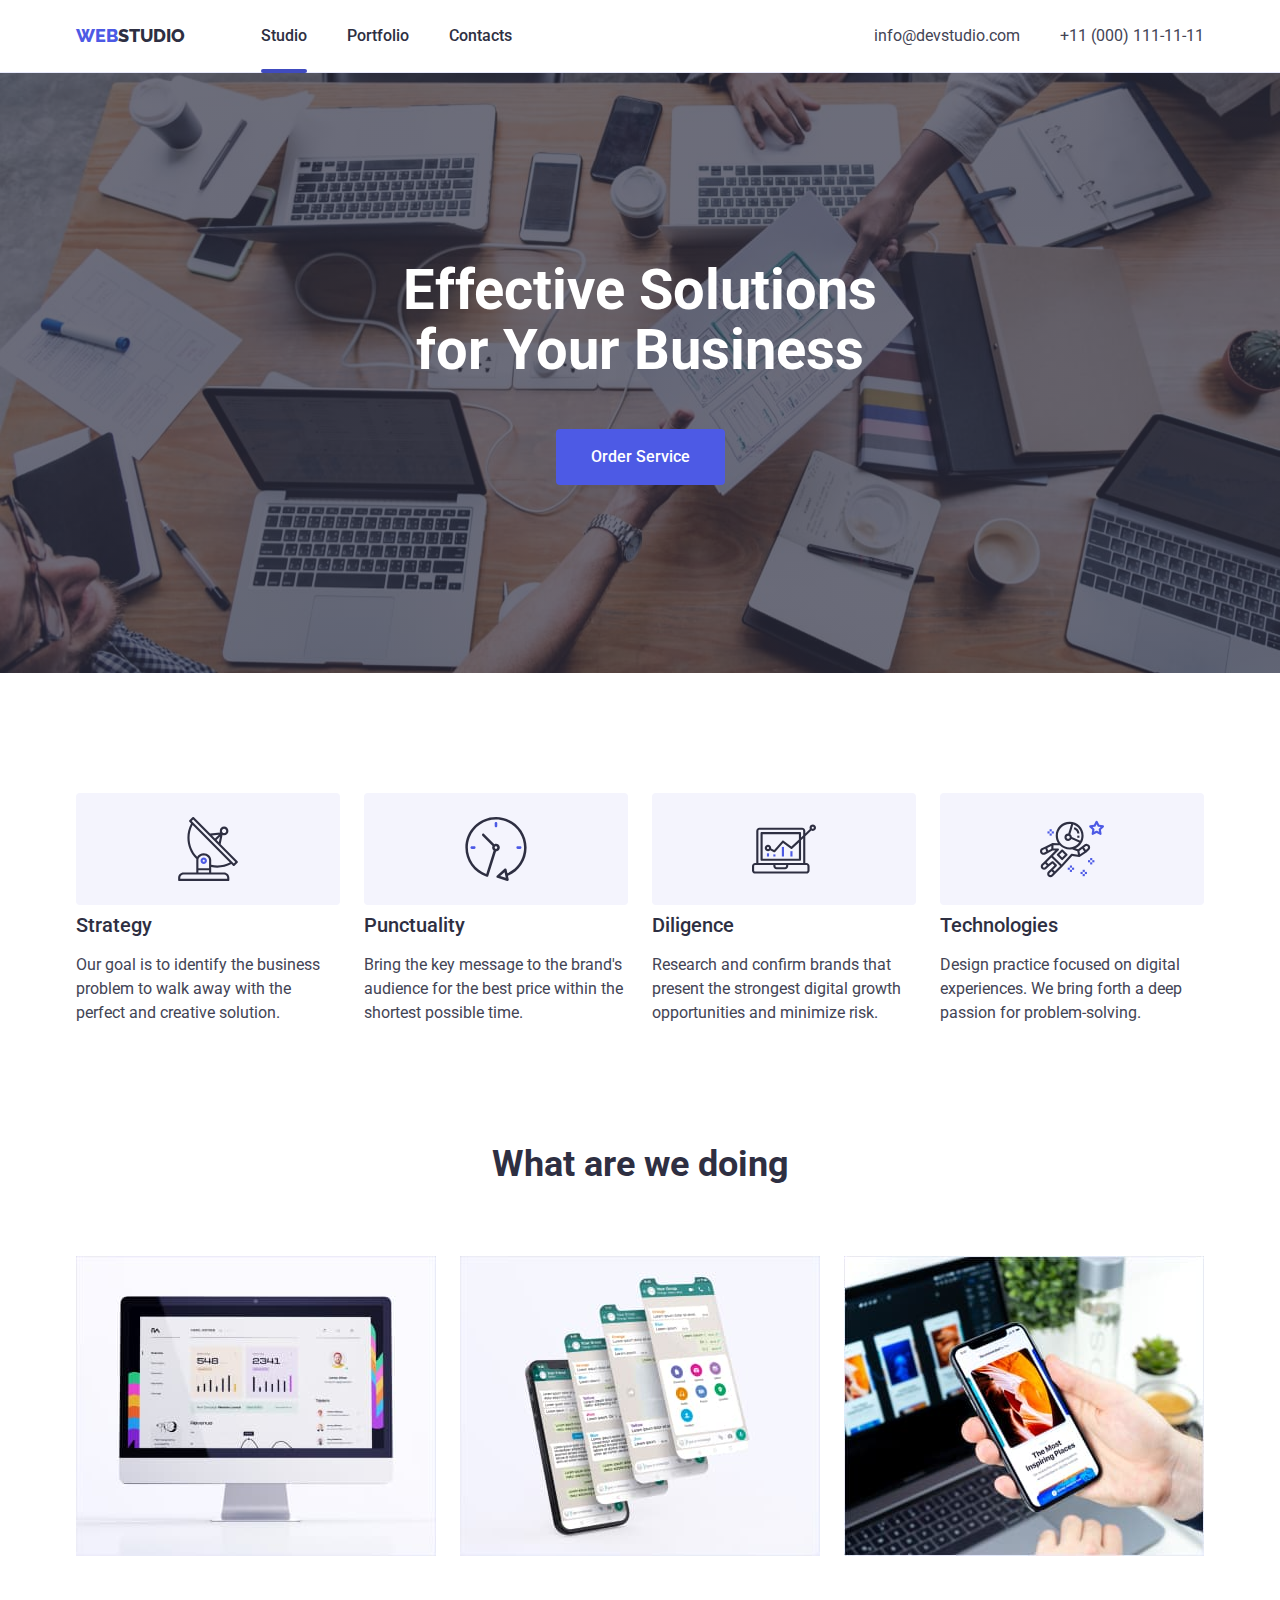
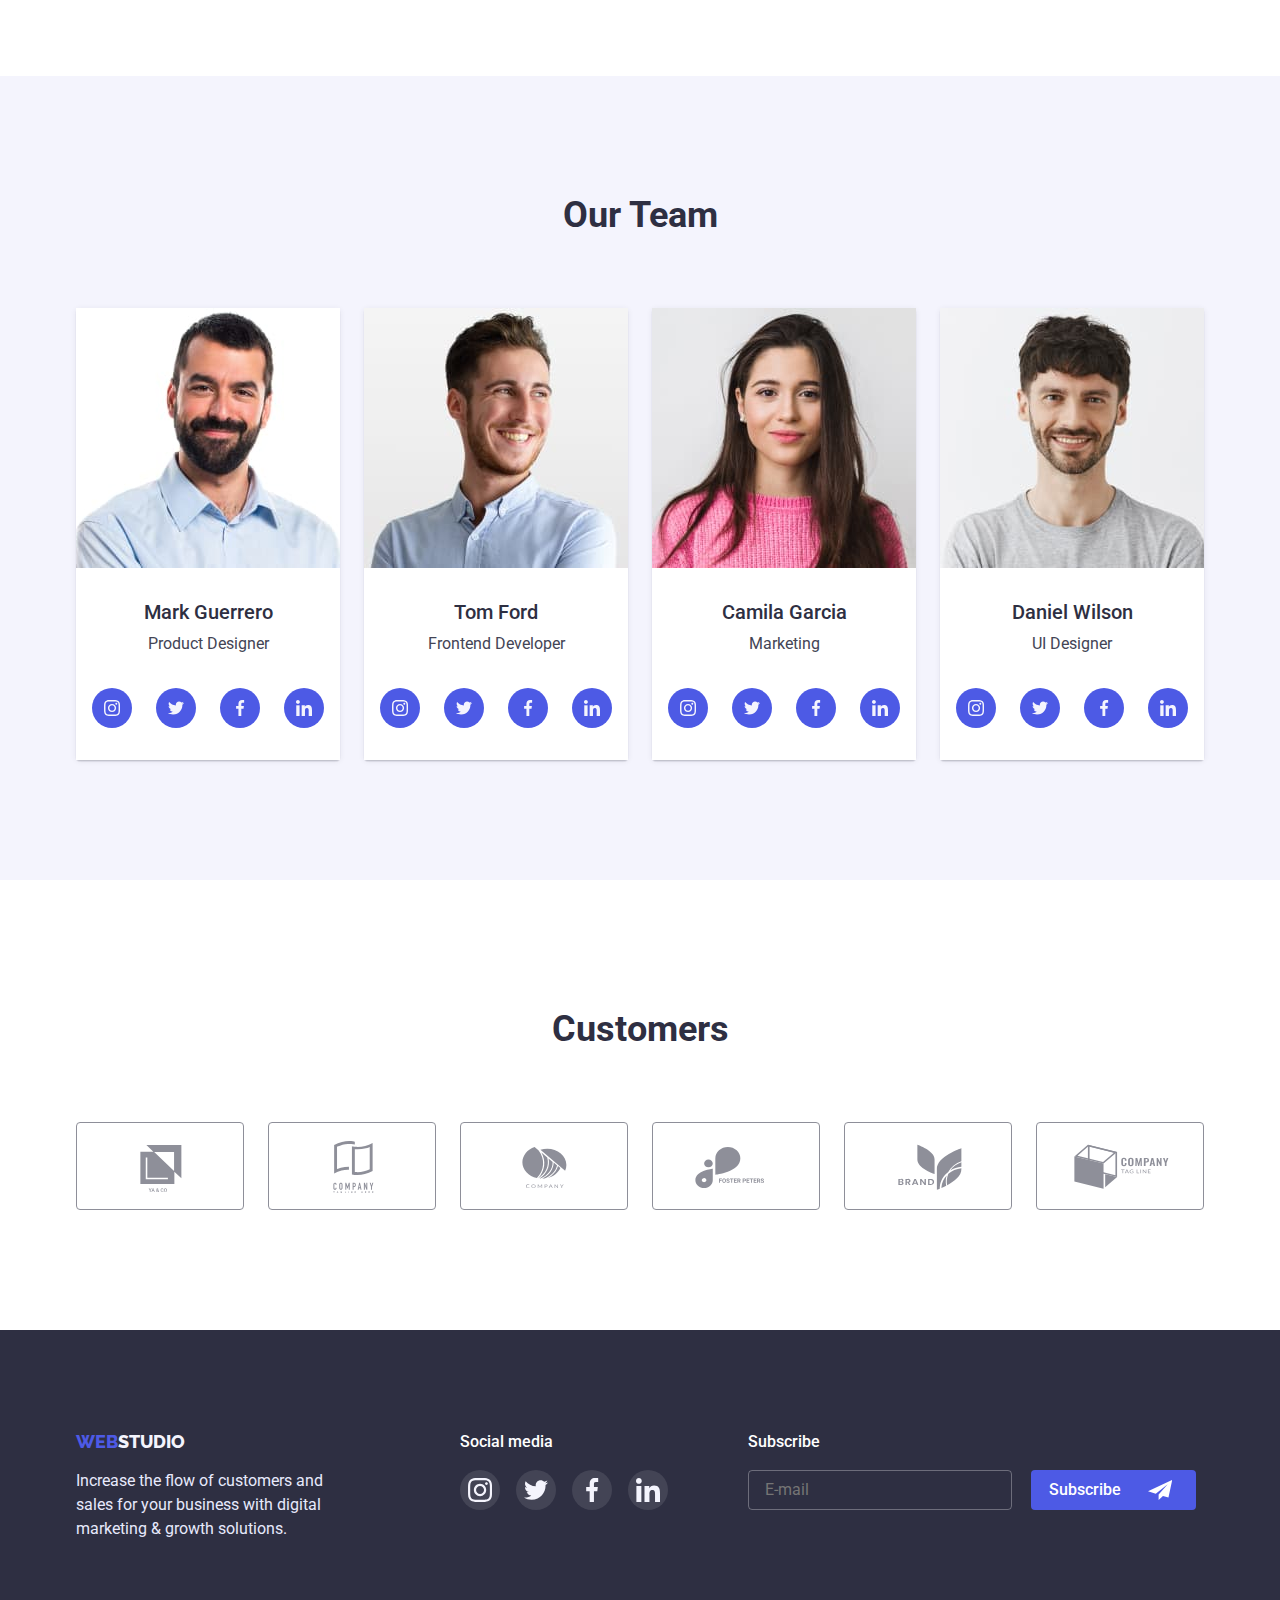
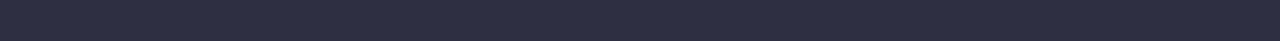
<file: index.html>
<!DOCTYPE html>
<html lang="en">
  <head>
    <meta charset="UTF-8" />
    <meta http-equiv="X-UA-Compatible" content="IE=edge" />
    <meta name="viewport" content="width=device-width, initial-scale=1.0" />
    <title>WebStudio</title>
    <!-- fonts -->
    <link rel="preconnect" href="https://fonts.googleapis.com" />
    <link rel="preconnect" href="https://fonts.gstatic.com" crossorigin />
    <link
      href="https://fonts.googleapis.com/css2?family=Raleway:wght@800&family=Roboto:wght@400;500;700;900&display=swap"
      rel="stylesheet"
    />
    <!--styles-->
    <link
      rel="stylesheet"
      href="https://cdn.jsdelivr.net/npm/modern-normalize@1.1.0/modern-normalize.min.css"
    />
    <link rel="stylesheet" href="./css/styles.css" />
  </head>
  <body>
    <header class="header">
      <div class="conteiner page-header-conteiner">
        <nav class="header-navigation">
          <a class="logo link" href="./index.html"
            ><span class="logo-Web">Web</span>Studio</a
          >
          <ul class="header-list list nav-conteiner">
            <li class="header-item link-studio">
              <a class="header-link link" href="./index.html">Studio</a>
            </li>
            <li class="header-item">
              <a class="header-link link" href="./portfolio.html">Portfolio</a>
            </li>
            <li class="header-item">
              <a class="header-link link" href="#">Contacts</a>
            </li>
          </ul>
        </nav>
        <address class="address">
          <ul class="address-list list">
            <li class="address-item">
              <a class="link address-link" href="mailto:info@devstudio.com"
                >info@devstudio.com</a
              >
            </li>
            <li class="address-item">
              <a class="link address-link" href="tel:+110001111111"
                >+11 (000) 111-11-11</a
              >
            </li>
          </ul>
        </address>
      </div>
    </header>
    <main>
      <section class="hero hero-img">
        <div class="conteiner hero-div">
          <h1 class="hero-title">Effective Solutions for Your Business</h1>
          <button class="button-hero" type="button" data-modal-open>
            Order Service
          </button>
        </div>
      </section>
      <section class="features">
        <div class="conteiner">
          <h2 class="visually-hidden">features</h2>
          <ul class="features-list list">
            <li class="features-item">
              <div class="features-item-icon">
                <svg class="features-icon">
                  <use href="./images/sprite.svg#icon-strategy"></use>
                </svg>
              </div>
              <h3 class="text-features-title">Strategy</h3>
              <p class="text-features-p">
                Our goal is to identify the business problem to walk away with
                the perfect and creative solution.
              </p>
            </li>
            <li class="features-item">
              <div class="features-item-icon">
                <svg class="features-icon">
                  <use href="./images/sprite.svg#icon-punctuality"></use>
                </svg>
              </div>
              <h3 class="text-features-title">Punctuality</h3>
              <p class="text-features-p">
                Bring the key message to the brand's audience for the best price
                within the shortest possible time.
              </p>
            </li>
            <li class="features-item">
              <div class="features-item-icon">
                <svg class="features-icon">
                  <use href="./images/sprite.svg#icon-diligence"></use>
                </svg>
              </div>
              <h3 class="text-features-title">Diligence</h3>
              <p class="text-features-p">
                Research and confirm brands that present the strongest digital
                growth opportunities and minimize risk.
              </p>
            </li>
            <li class="features-item">
              <div class="features-item-icon">
                <svg class="features-icon">
                  <use href="./images/sprite.svg#icon-technologies"></use>
                </svg>
              </div>
              <h3 class="text-features-title">Technologies</h3>
              <p class="text-features-p">
                Design practice focused on digital experiences. We bring forth a
                deep passion for problem-solving.
              </p>
            </li>
          </ul>
        </div>
      </section>
      <section class="what-are">
        <div class="conteiner">
          <h2 class="text-what-are">What are we doing</h2>
          <ul class="what-are-list list">
            <li class="what-are-item">
              <img
                src="./images/desktop-software.jpg"
                alt="desktop_software"
                width="360"
                height="300"
              />
            </li>
            <li class="what-are-item">
              <img
                src="./images/smartphone-software.jpg"
                alt="smartphone software"
                width="360"
                height="300"
              />
            </li>
            <li class="what-are-item">
              <img
                src="./images/smartphon-in-hand.jpg"
                alt="smartphone in hand"
                width="360"
                height="300"
              />
            </li>
          </ul>
        </div>
      </section>
      <section class="section-our-team">
        <div class="conteiner">
          <h2 class="text-our-team">Our Team</h2>

          <ul class="our-team-list list">
            <li class="our-team-item">
              <img
                src="./images/Mark-Guerrero.jpg"
                alt="Mark Guerrero"
                width="264"
                height="260"
              />
              <div class="our-team-text">
                <h3 class="our-team-title">Mark Guerrero</h3>
                <p class="our-team-p">Product Designer</p>
                <ul class="our-team-footer-list list">
                  <li class="our-team-footer-item link">
                    <a class="our-team-footer-list-link" href="#">
                      <svg class="our-team-footer-icon">
                        <use href="./images/sprite.svg#icon-instagram"></use>
                      </svg>
                    </a>
                  </li>
                  <li class="our-team-footer-item link">
                    <a class="our-team-footer-list-link" href="#">
                      <svg class="our-team-footer-icon">
                        <use href="./images/sprite.svg#icon-twitter"></use>
                      </svg>
                    </a>
                  </li>
                  <li class="our-team-footer-item link">
                    <a class="our-team-footer-list-link" href="#">
                      <svg class="our-team-footer-icon">
                        <use href="./images/sprite.svg#icon-facebook"></use>
                      </svg>
                    </a>
                  </li>
                  <li class="our-team-footer-item link">
                    <a class="our-team-footer-list-link" href="#">
                      <svg class="our-team-footer-icon">
                        <use href="./images/sprite.svg#icon-linkedin"></use>
                      </svg>
                    </a>
                  </li>
                </ul>
              </div>
            </li>
            <li class="our-team-item">
              <img
                src="./images/Tom-Ford.jpg"
                alt="Frontend Developer"
                width="264"
                height="260"
              />
              <div class="our-team-text">
                <h3 class="our-team-title">Tom Ford</h3>
                <p class="our-team-p">Frontend Developer</p>
                <ul class="our-team-footer-list list">
                  <li class="our-team-footer-item link">
                    <a class="our-team-footer-list-link" href="#">
                      <svg class="our-team-footer-icon">
                        <use href="./images/sprite.svg#icon-instagram"></use>
                      </svg>
                    </a>
                  </li>
                  <li class="our-team-footer-item link">
                    <a class="our-team-footer-list-link" href="#">
                      <svg class="our-team-footer-icon">
                        <use href="./images/sprite.svg#icon-twitter"></use>
                      </svg>
                    </a>
                  </li>
                  <li class="our-team-footer-item link">
                    <a class="our-team-footer-list-link" href="#">
                      <svg class="our-team-footer-icon">
                        <use href="./images/sprite.svg#icon-facebook"></use>
                      </svg>
                    </a>
                  </li>
                  <li class="our-team-footer-item link">
                    <a class="our-team-footer-list-link" href="#">
                      <svg class="our-team-footer-icon">
                        <use href="./images/sprite.svg#icon-linkedin"></use>
                      </svg>
                    </a>
                  </li>
                </ul>
              </div>
            </li>
            <li class="our-team-item">
              <img
                src="./images/Camila-Garcia.jpg"
                alt="Camila Garcia"
                width="264"
                height="260"
              />
              <div class="our-team-text">
                <h3 class="our-team-title">Camila Garcia</h3>
                <p class="our-team-p">Marketing</p>
                <ul class="our-team-footer-list list">
                  <li class="our-team-footer-item link">
                    <a class="our-team-footer-list-link" href="#">
                      <svg class="our-team-footer-icon">
                        <use href="./images/sprite.svg#icon-instagram"></use>
                      </svg>
                    </a>
                  </li>
                  <li class="our-team-footer-item link">
                    <a class="our-team-footer-list-link" href="#">
                      <svg class="our-team-footer-icon">
                        <use href="./images/sprite.svg#icon-twitter"></use>
                      </svg>
                    </a>
                  </li>
                  <li class="our-team-footer-item link">
                    <a class="our-team-footer-list-link" href="#">
                      <svg class="our-team-footer-icon">
                        <use href="./images/sprite.svg#icon-facebook"></use>
                      </svg>
                    </a>
                  </li>
                  <li class="our-team-footer-item link">
                    <a class="our-team-footer-list-link" href="#">
                      <svg class="our-team-footer-icon">
                        <use href="./images/sprite.svg#icon-linkedin"></use>
                      </svg>
                    </a>
                  </li>
                </ul>
              </div>
            </li>
            <li class="our-team-item">
              <img
                src="./images/Daniel-Wilson.jpg"
                alt="Daniel Wilson"
                width="264"
                height="260"
              />
              <div class="our-team-text">
                <h3 class="our-team-title">Daniel Wilson</h3>
                <p class="our-team-p">UI Designer</p>
                <ul class="our-team-footer-list list">
                  <li class="our-team-footer-item link">
                    <a class="our-team-footer-list-link" href="#">
                      <svg class="our-team-footer-icon">
                        <use href="./images/sprite.svg#icon-instagram"></use>
                      </svg>
                    </a>
                  </li>
                  <li class="our-team-footer-item link">
                    <a class="our-team-footer-list-link" href="#">
                      <svg class="our-team-footer-icon">
                        <use href="./images/sprite.svg#icon-twitter"></use>
                      </svg>
                    </a>
                  </li>
                  <li class="our-team-footer-item link">
                    <a class="our-team-footer-list-link" href="#">
                      <svg class="our-team-footer-icon">
                        <use href="./images/sprite.svg#icon-facebook"></use>
                      </svg>
                    </a>
                  </li>
                  <li class="our-team-footer-item link">
                    <a class="our-team-footer-list-link" href="#">
                      <svg class="our-team-footer-icon">
                        <use href="./images/sprite.svg#icon-linkedin"></use>
                      </svg>
                    </a>
                  </li>
                </ul>
              </div>
            </li>
          </ul>
        </div>
      </section>
      <section class="customers">
        <div class="conteiner">
          <h3 class="customers-title">Customers</h3>
          <ul class="coustomers-list list">
            <li class="coustomers-items link">
              <a class="coustomers-items-link" href="#">
                <svg class="coustomers-items-icon">
                  <use href="./images/sprite.svg#icon-yaco"></use>
                </svg>
              </a>
            </li>
            <li class="coustomers-items">
              <a class="coustomers-items-link" href="#">
                <svg class="coustomers-items-icon">
                  <use href="./images/sprite.svg#icon-company-tagline"></use>
                </svg>
              </a>
            </li>
            <li class="coustomers-items link">
              <a class="coustomers-items-link" href=""
                ><svg class="coustomers-items-icon">
                  <use href="./images/sprite.svg#icon-company"></use>
                </svg>
              </a>
            </li>
            <li class="coustomers-items link">
              <a class="coustomers-items-link" href=""
                ><svg class="coustomers-items-icon">
                  <use href="./images/sprite.svg#icon-foster"></use>
                </svg>
              </a>
            </li>
            <li class="coustomers-items link">
              <a class="coustomers-items-link" href="">
                <svg class="coustomers-items-icon">
                  <use href="./images/sprite.svg#icon-brend"></use>
                </svg>
              </a>
            </li>
            <li class="coustomers-items link">
              <a class="coustomers-items-link" href="">
                <svg class="coustomers-items-icon">
                  <use href="./images/sprite.svg#icon-company-tag"></use>
                </svg>
              </a>
            </li>
          </ul>
        </div>
      </section>
    </main>
    <footer class="footer">
      <div class="conteiner footer-div">
        <div>
          <div class="logo-web-footer">
            <a class="logo" href="./index.html"
              ><span class="logo-Web">Web</span
              ><span class="logo-footer-studio">Studio</span>
            </a>
          </div>

          <p class="footer-text">
            Increase the flow of customers and sales for your business with
            digital marketing & growth solutions.
          </p>
        </div>

        <div class="footer-text-social">
          <h3 class="text-footer-social">Social media</h3>
          <ul class="footer-social-list list">
            <li class="footer-social-link">
              <a class="footer-social-list-link" href="">
                <svg class="our-team-footer-icon-grean">
                  <use href="./images/sprite.svg#icon-instagram"></use>
                </svg>
              </a>
            </li>
            <li class="footer-social-link">
              <a class="footer-social-list-link" href="">
                <svg class="our-team-footer-icon-grean">
                  <use href="./images/sprite.svg#icon-twitter"></use>
                </svg>
              </a>
            </li>
            <li class="footer-social-link">
              <a class="footer-social-list-link" href="">
                <svg class="our-team-footer-icon-grean">
                  <use href="./images/sprite.svg#icon-facebook"></use>
                </svg>
              </a>
            </li>
            <li class="footer-social-link">
              <a class="footer-social-list-link" href="">
                <svg class="our-team-footer-icon-grean">
                  <use href="./images/sprite.svg#icon-linkedin"></use>
                </svg>
              </a>
            </li>
          </ul>
        </div>
        <div>
          <form class="footer-form">
            <p class="footer-form-title">Subscribe</p>
            <label class="footer-form-field">
              <input
                type="email"
                name="user-email"
                class="footer-form-imput"
                pattern="[a-z0-9._%+-]+@[a-z0-9.-]+\.[a-z]{2,4}$"
                placeholder="E-mail"
              />
            </label>
            <span class="footer-form-input-wraper">
              <button type="submit" class="footer-form-submit">
                Subscribe
              </button>
              <svg class="footer-form-input-icon">
                <use href="./images/sprite.svg#icon-icon-send"></use>
              </svg>
            </span>
          </form>
        </div>
      </div>
    </footer>
    <div class="backdrop is-hidden" data-modal>
      <div class="modal">
        <button type="button" class="modal-close-btn" data-modal-close>
          <svg class="modal-close-btn-icon">
            <use href="./images/sprite.svg#icon-cross"></use>
          </svg>
        </button>
        <form class="modal-form">
          <p class="modal-form-title">
            Leave your contacts and we will call you back
          </p>
          <label class="modal-form-field">
            <span class="modal-form-input-desc">Name</span>
            <span class="modal-form-input-wraper">
              <input
                type="text"
                name="user-name"
                class="modal-form-imput"
                required
                pattern="^[a-zA-ZР°-СЏРђ-РЇР‡С—С–Р†]+$"
                minlength="2"
              />
              <svg class="modal-form-input-icon">
                <use href="./images/sprite.svg#icon-person-black"></use>
              </svg>
            </span>
          </label>
          <label class="modal-form-field">
            <span class="modal-form-input-desc">Phone</span>
            <span class="modal-form-input-wraper">
              <input
                type="tel"
                name="user-phone"
                class="modal-form-imput"
                required
                pattern="[0-9]{3}-[0-9]{3}-[0-9]{2}-[0-9]{2}"
                title="xxx-xxx-xx-xx"
              />
              <svg class="modal-form-input-icon">
                <use href="./images/sprite.svg#icon-phone-black"></use>
              </svg>
            </span>
          </label>
          <label class="modal-form-field">
            <span class="modal-form-input-desc">Email</span>
            <span class="modal-form-input-wraper">
              <input
                type="email"
                name="user-email"
                class="modal-form-imput"
                pattern="[a-z0-9._%+-]+@[a-z0-9.-]+\.[a-z]{2,4}$"
              />
              <svg class="modal-form-input-icon">
                <use href="./images/sprite.svg#icon-email-black"></use>
              </svg>
            </span>
          </label>
          <label class="modal-form-field">
            <span class="modal-form-input-desc">Comment</span>
            <textarea
              name="user-message"
              class="modal-form-message"
              placeholder="Text input"
            ></textarea>
          </label>
          <input
            id="user-policy"
            type="checkbox"
            name="user-policy"
            class="modal-form-check visually-hidden"
          />
          <label for="user-policy" class="modal-form-check-desc">
            I accsept the terms and conditions of the&nbsp;
            <a href="">Privacy Policy</a>
          </label>
          <button type="submit" class="modal-form-submit">Send</button>
        </form>
      </div>
    </div>
    <script src="./js/modal.js"></script>
  </body>
</html>
</file>
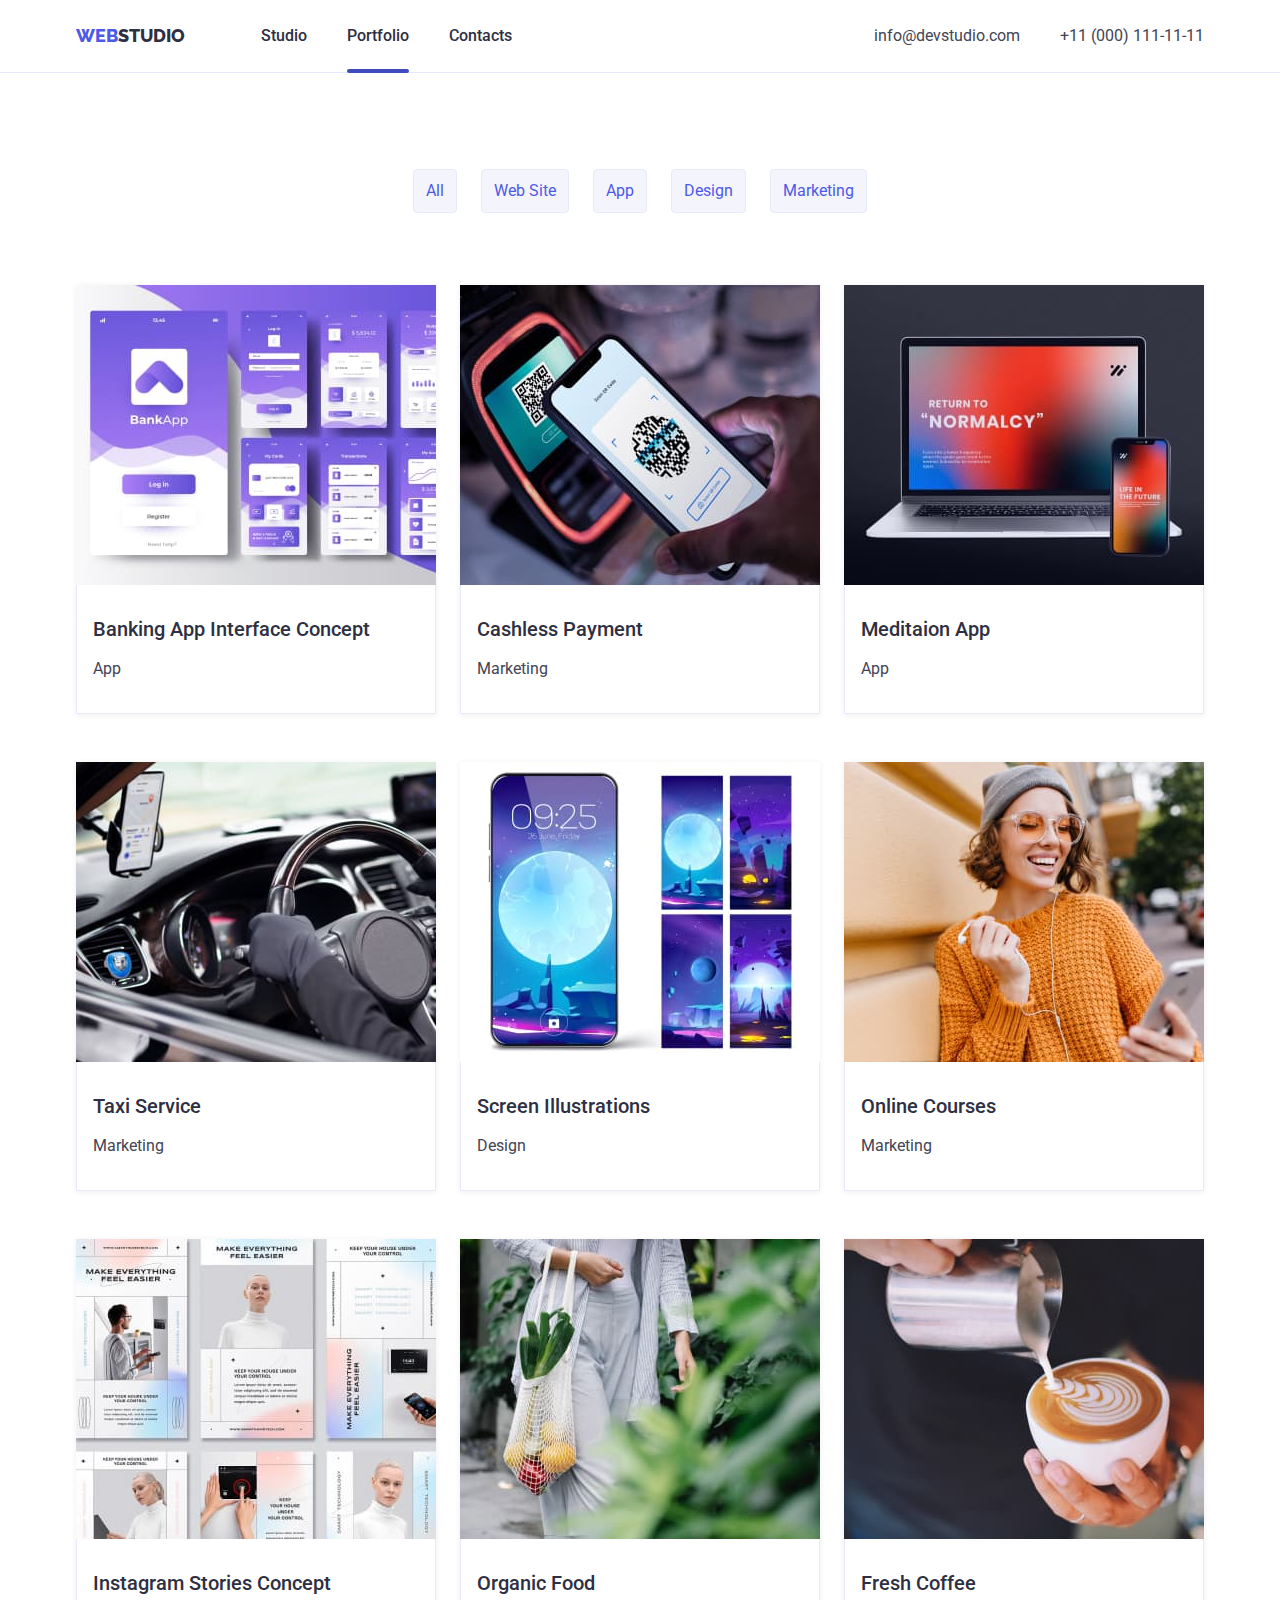
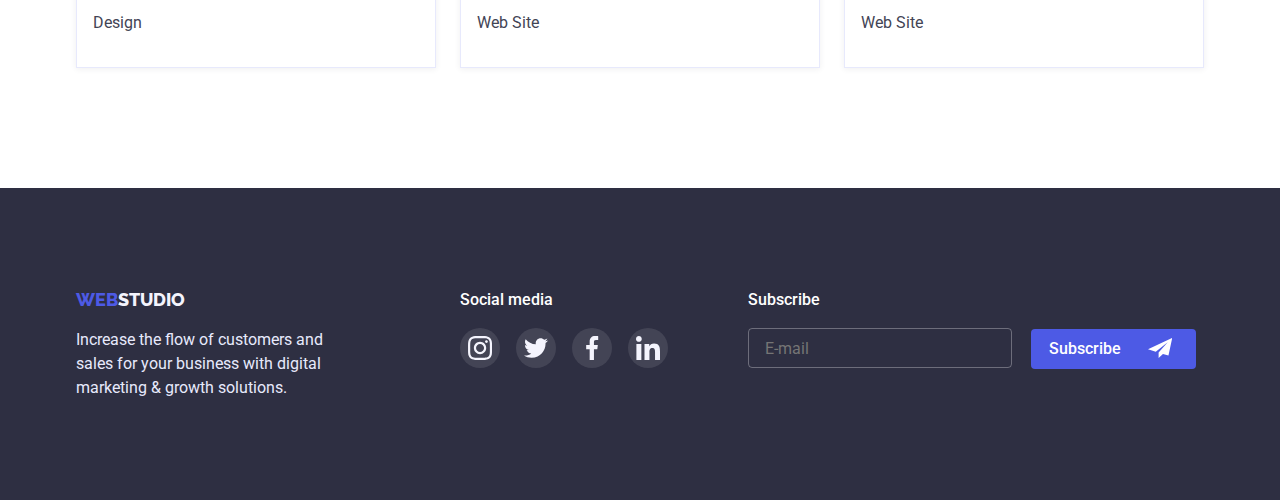
<file: portfolio.html>
<!DOCTYPE html>
<html lang="en">
  <head>
    <meta charset="UTF-8" />
    <meta http-equiv="X-UA-Compatible" content="IE=edge" />
    <meta name="viewport" content="width=device-width, initial-scale=1.0" />
    <title>Portfolio</title>
    <!-- fonts -->
    <link rel="preconnect" href="https://fonts.googleapis.com" />
    <link rel="preconnect" href="https://fonts.gstatic.com" crossorigin />
    <link
      href="https://fonts.googleapis.com/css2?family=Raleway:wght@800&family=Roboto:wght@400;500;700;900&display=swap"
      rel="stylesheet"
    />
    <!--styles-->
    <link
      rel="stylesheet"
      href="https://cdn.jsdelivr.net/npm/modern-normalize@1.1.0/modern-normalize.min.css"
    />
    <link rel="stylesheet" href="./css/styles.css" />
  </head>
  <body>
    <header class="header">
      <div class="conteiner page-header-conteiner">
        <nav class="header-navigation">
          <a class="logo link" href="./index.html"
            ><span class="logo-Web">Web</span>Studio</a
          >
          <ul class="header-list list nav-conteiner">
            <li class="header-item">
              <a class="header-link link" href="./index.html">Studio</a>
            </li>
            <li class="header-item link-studio">
              <a class="header-link link" href="./portfolio.html">Portfolio</a>
            </li>
            <li class="header-item">
              <a class="header-link link" href="#">Contacts</a>
            </li>
          </ul>
        </nav>
        <address class="address">
          <ul class="address-list list">
            <li class="address-item">
              <a class="link address-link" href="mailto:info@devstudio.com"
                >info@devstudio.com</a
              >
            </li>
            <li class="address-item">
              <a class="link address-link" href="tel:+110001111111"
                >+11 (000) 111-11-11</a
              >
            </li>
          </ul>
        </address>
      </div>
    </header>
    <main>
      <section class="portfolio">
        <div class="conteiner">
          <h1 class="visually-hidden">filter</h1>

          <ul class="button-portfolio-list list">
            <li class="button-portfolio-item">
              <button type="button">All</button>
            </li>
            <li class="button-portfolio-item">
              <button type="button">Web Site</button>
            </li>
            <li class="button-portfolio-item">
              <button type="button">App</button>
            </li>
            <li class="button-portfolio-item">
              <button type="button">Design</button>
            </li>
            <li class="button-portfolio-item">
              <button type="button">Marketing</button>
            </li>
          </ul>

          <h2 class="visually-hidden">portfolio elements</h2>
          <ul class="flex-conteiner list">
            <li class="flex-element">
              <a class="portfolio-list-link-wrapper link" href="#"
                ><div class="portfolio-list-img-wrapper">
                  <img
                    src="./images/img-1-BankingAppInterfaceConcept.jpg"
                    alt="Banking App Interface Concept"
                    width="360"
                    height="300"
                  />
                  <p class="overley">
                    14 Stylish and User-Friendly App Design Concepts · Task
                    Manager App · Calorie Tracker App · Exotic Fruit Ecommerce
                    App · Cloud Storage App
                  </p>
                </div>
                <div class="flex-element-text">
                  <h3 class="text-features-title link">
                    Banking App Interface Concept
                  </h3>
                  <p class="text-features-p">App</p>
                </div></a
              >
            </li>
            <li class="flex-element">
              <a class="portfolio-list-link-wrapper link" href="#"
                ><div class="portfolio-list-img-wrapper">
                  <img
                    src="./images/img-2-CashlessPayment.jpg"
                    alt="Cashless Payment"
                    width="360"
                    height="300"
                  />

                  <p class="overley">
                    14 Stylish and User-Friendly App Design Concepts · Task
                    Manager App · Calorie Tracker App · Exotic Fruit Ecommerce
                    App · Cloud Storage App
                  </p>
                </div>
                <div class="flex-element-text">
                  <h3 class="text-features-title">Cashless Payment</h3>
                  <p class="text-features-p">Marketing</p>
                </div></a
              >
            </li>
            <li class="flex-element">
              <a class="portfolio-list-link-wrapper link" href="#">
                <div class="portfolio-list-img-wrapper">
                  <img
                    src="./images/img-3-MeditaionApp.jpg"
                    alt="Meditaion App"
                    width="360"
                    height="300"
                  />

                  <p class="overley">
                    14 Stylish and User-Friendly App Design Concepts · Task
                    Manager App · Calorie Tracker App · Exotic Fruit Ecommerce
                    App · Cloud Storage App
                  </p>
                </div>

                <div class="flex-element-text">
                  <h3 class="text-features-title">Meditaion App</h3>
                  <p class="text-features-p">App</p>
                </div></a
              >
            </li>
            <li class="flex-element">
              <a class="portfolio-list-link-wrapper link" href="#">
                <div class="portfolio-list-img-wrapper">
                  <img
                    src="./images/img-4-TaxiService.jpg"
                    alt="Taxi Service"
                    width="360"
                    height="300"
                  />
                  <p class="overley">
                    14 Stylish and User-Friendly App Design Concepts · Task
                    Manager App · Calorie Tracker App · Exotic Fruit Ecommerce
                    App · Cloud Storage App
                  </p>
                </div>
                <div class="flex-element-text">
                  <h3 class="text-features-title">Taxi Service</h3>
                  <p class="text-features-p">Marketing</p>
                </div></a
              >
            </li>
            <li class="flex-element">
              <a class="portfolio-list-link-wrapper link" href="#">
                <div class="portfolio-list-img-wrapper">
                  <img
                    src="./images/img-5-ScreenIllustrations.jpg"
                    alt="Screen Illustrations"
                    width="360"
                    height="300"
                  />
                  <p class="overley">
                    14 Stylish and User-Friendly App Design Concepts · Task
                    Manager App · Calorie Tracker App · Exotic Fruit Ecommerce
                    App · Cloud Storage App
                  </p>
                </div>
                <div class="flex-element-text">
                  <h3 class="text-features-title">Screen Illustrations</h3>
                  <p class="text-features-p">Design</p>
                </div></a
              >
            </li>
            <li class="flex-element">
              <a class="portfolio-list-link-wrapper link" href="#">
                <div class="portfolio-list-img-wrapper">
                  <img
                    src="./images/img-6-OnlineCourses.jpg"
                    alt="Online Courses"
                    width="360"
                    height="300"
                  />
                  <p class="overley">
                    14 Stylish and User-Friendly App Design Concepts · Task
                    Manager App · Calorie Tracker App · Exotic Fruit Ecommerce
                    App · Cloud Storage App
                  </p>
                </div>
                <div class="flex-element-text">
                  <h3 class="text-features-title">Online Courses</h3>
                  <p class="text-features-p">Marketing</p>
                </div></a
              >
            </li>
            <li class="flex-element">
              <a class="portfolio-list-link-wrapper link" href="#">
                <div class="portfolio-list-img-wrapper">
                  <img
                    src="./images/img-7-InstagramStoriesConcept.jpg"
                    alt="Instagram Stories Concept"
                    width="360"
                    height="300"
                  />
                  <p class="overley">
                    14 Stylish and User-Friendly App Design Concepts · Task
                    Manager App · Calorie Tracker App · Exotic Fruit Ecommerce
                    App · Cloud Storage App
                  </p>
                </div>
                <div class="flex-element-text">
                  <h3 class="text-features-title">Instagram Stories Concept</h3>
                  <p class="text-features-p">Design</p>
                </div></a
              >
            </li>
            <li class="flex-element">
              <a class="portfolio-list-link-wrapper link" href="#">
                <div class="portfolio-list-img-wrapper">
                  <img
                    src="./images/img-8-OrganicFood.jpg"
                    alt="Organic Food"
                    width="360"
                    height="300"
                  />
                  <p class="overley">
                    14 Stylish and User-Friendly App Design Concepts · Task
                    Manager App · Calorie Tracker App · Exotic Fruit Ecommerce
                    App · Cloud Storage App
                  </p>
                </div>
                <div class="flex-element-text">
                  <h3 class="text-features-title">Organic Food</h3>
                  <p class="text-features-p">Web Site</p>
                </div></a
              >
            </li>
            <li class="flex-element">
              <a class="portfolio-list-link-wrapper link" href="#">
                <div class="portfolio-list-img-wrapper">
                  <img
                    src="./images/img-9-FreshCoffee.jpg"
                    alt="Fresh Coffee"
                    width="360"
                    height="300"
                  />
                  <p class="overley">
                    14 Stylish and User-Friendly App Design Concepts · Task
                    Manager App · Calorie Tracker App · Exotic Fruit Ecommerce
                    App · Cloud Storage App
                  </p>
                </div>
                <div class="flex-element-text">
                  <h3 class="text-features-title">Fresh Coffee</h3>
                  <p class="text-features-p">Web Site</p>
                </div></a
              >
            </li>
          </ul>
        </div>
      </section>
    </main>
    <footer class="footer">
      <div class="conteiner footer-div">
        <div>
          <div class="logo-web-footer">
            <a class="logo" href="./index.html"
              ><span class="logo-Web">Web</span
              ><span class="logo-footer-studio">Studio</span>
            </a>
          </div>

          <p class="footer-text">
            Increase the flow of customers and sales for your business with
            digital marketing & growth solutions.
          </p>
        </div>

        <div class="footer-text-social">
          <h3 class="text-footer-social">Social media</h3>
          <ul class="footer-social-list list">
            <li class="footer-social-link">
              <a class="footer-social-list-link" href="">
                <svg class="our-team-footer-icon-grean">
                  <use href="./images/sprite.svg#icon-instagram"></use>
                </svg>
              </a>
            </li>
            <li class="footer-social-link">
              <a class="footer-social-list-link" href="">
                <svg class="our-team-footer-icon-grean">
                  <use href="./images/sprite.svg#icon-twitter"></use>
                </svg>
              </a>
            </li>
            <li class="footer-social-link">
              <a class="footer-social-list-link" href="">
                <svg class="our-team-footer-icon-grean">
                  <use href="./images/sprite.svg#icon-facebook"></use>
                </svg>
              </a>
            </li>
            <li class="footer-social-link">
              <a class="footer-social-list-link" href="">
                <svg class="our-team-footer-icon-grean">
                  <use href="./images/sprite.svg#icon-linkedin"></use>
                </svg>
              </a>
            </li>
          </ul>
        </div>
        <div>
          <form class="footer-form">
            <p class="footer-form-title">Subscribe</p>
            <label class="footer-form-field">
              <input
                type="email"
                name="user-email"
                class="footer-form-imput"
                pattern="[a-z0-9._%+-]+@[a-z0-9.-]+\.[a-z]{2,4}$"
                placeholder="E-mail"
              />
            </label>
            <span class="footer-form-input-wraper">
              <button type="submit" class="footer-form-submit">
                Subscribe
              </button>
              <svg class="footer-form-input-icon">
                <use href="./images/sprite.svg#icon-icon-send"></use>
              </svg>
            </span>
          </form>
        </div>
      </div>
    </footer>
  </body>
</html>
</file>
<file: css/styles.css>
:root {
  --color-primary: #2e2f42;
  --link-secondary: #434455;
  --link-hover: #404bbf;
  --background-calar-hero: #2e2f42;
  --color-text-hero: #ffffff;
  --color-text-footer: #e7e9fc;
  --background-color-btn-hero: #4d5ae5;
  --background-color-btn-hero-hover: #404bbf;
  --color-text-features-p: #434455;
  --background-color-primary: #ffffff;
  --background-color-our-team: #f4f4fd;
  --accent-active-color: #404bbf;
  --hover-effect: 250ms cubic-bezier(0.4, 0, 0.2, 1);
}

body {
  color: var(--color-primary);
  background-color: var(--background-color-primary);
  font-family: "Roboto", sans-serif;
  font-size: 16px;
  font-weight: 400;
  line-height: 1.5;
}
.visually-hidden {
  clip: rect(0 0 0 0);
  clip-path: inset(50%);
  height: 1px;
  overflow: hidden;
  position: absolute;
  white-space: nowrap;
  width: 1px;
}
h1,
h2,
h3,
h4,
p {
  margin-top: 0;
  margin-bottom: 0;
}
ul,
ol {
  margin-top: 0;
  margin-bottom: 0;
  padding-left: 0;
}

img {
  display: block;
}
button {
  cursor: pointer;
}
.conteiner {
  width: 1158px;
  margin-left: auto;
  margin-right: auto;
  padding-left: 15px;
  padding-right: 15px;
}
.list {
  list-style: none;
}

.link {
  text-decoration: none;
}
/* ================header============= */
.header {
  border-color: #e7e9fc;
  border-style: solid;
  border-width: 0 0 1px 0;
}
.page-header-conteiner {
  display: flex;
  align-items: center;
  padding-top: 0px;
  padding-bottom: 0px;
}
.logo {
  text-decoration: none;
  font-size: 18px;
  font-weight: 800;
  line-height: 1.3;
  font-family: "Raleway", sans-serif;
  color: #2e2f42;
  text-transform: uppercase;

  margin-right: 76px;
  margin-left: 0px;
}
.logo-Web {
  color: #4d5ae5;
}
.header-navigation {
  display: flex;
  align-items: center;
}
.header-list {
  display: flex;
  align-items: center;
}
.header-link {
  display: flex;
  align-items: center;
  color: var(--color-primary);
  padding-top: 24px;
  padding-bottom: 24px;
  font-weight: 500;
  line-height: 1.5;
  font-style: normal;
  transition: color var(--hover-effect);
}
.header-item {
  position: relative;
}

.link-studio::after {
  position: absolute;
  top: 100%;
  left: 0;
  transform: translate(0, -3px);
  display: block;
  content: "";
  width: 100%;
  height: 4px;
  border-radius: 2px;
  background-color: #404bbf;
}
/* .underline::after {
  content: "";
  background-color: var(--action-color);
} */

.header-link:hover,
.header-link:focus {
  color: var(--link-hover);
}

.address {
  font-style: normal;
  margin-left: auto;
}
.address-list {
  display: flex;
  align-items: center;
}

.header-item:not(:last-child) {
  margin-right: 40px;
}
.address-link {
  color: var(--link-secondary);
  font-weight: inherit;
  transition: color var(--hover-effect);
}

.address-link:hover,
.address-link:focus {
  color: var(--link-hover);
}
.address-item:not(:last-child) {
  margin-right: 40px;
}
/* ==================== main ================== */
/* ==================== hero ==================*/

.hero {
  background-image: linear-gradient(
      rgba(46, 47, 66, 0.7),
      rgba(46, 47, 66, 0.7)
    ),
    url(../images/people-office.jpg);
  background-size: cover;
  max-width: 1440px;
  margin-left: auto;
  margin-right: auto;
  background-color: var(--background-calar-hero);
  padding-top: 188px;
  padding-bottom: 188px;
  text-align: center;
}

.hero-title {
  font-weight: 700;
  font-size: 56px;
  line-height: 1.07;
  color: var(--color-text-hero);
  text-align: center;
  padding-bottom: 48px;
  max-width: 500px;
  margin-left: auto;
  margin-right: auto;
}

.button-hero {
  background-color: var(--background-color-btn-hero);
  color: var(--color-text-hero);
  line-height: 1.5;
  border: none;
  cursor: pointer;
  border-radius: 4px;
  font-weight: 500;
  font-size: 16px;
  line-height: 1.5;
  letter-spacing: 4%;

  min-width: 169px;
  min-height: 56px;
  padding-top: 16px;
  padding-bottom: 16px;
  /* margin-left: auto;
  margin-right: auto; */
  transition: background-color var(--hover-effect);
}

.button-hero:hover,
.button-hero:focus {
  background-color: var(--background-color-btn-hero-hover);
}
/* ======================features conteiner ================*/
.features {
  padding-top: 120px;
  padding-bottom: 120px;
}
.features-list {
  display: flex;
  flex-wrap: wrap;
  gap: 24px;
}
.features-item {
  flex-basis: calc((100% - 72px) / 4);
}
.features-item-icon {
  width: 264px;
  height: 112px;
  background-color: #f4f4fd;
  border-radius: 4px;
  display: flex;
  align-items: center;
  justify-content: center;
  margin-bottom: 8px;
}
.features-icon {
  height: 64px;
  width: 64px;
}
.text-features-title {
  font-weight: 500;
  font-size: 20px;
  line-height: 1.2;
  color: var(--color-primary);
  margin-bottom: 8px;
}
.text-features-p {
  color: var(--color-text-features-p);
}
.features-item-link {
  background-color: tomato;
}
/* ======================text-what-are ================*/
.what-are {
  padding-bottom: 120px;
}
.text-what-are,
.text-our-team {
  font-weight: 700;
  font-size: 36px;
  line-height: 1.1;
  margin-bottom: 72px;
  text-align: center;
}
.what-are-list {
  display: flex;
  flex-wrap: wrap;
  gap: 24px;
}
.what-are-item {
  flex-basis: calc((100% - 48px) / 3);
}
/* ==================Our-Team============= */
.our-team-list {
  display: flex;
  flex-wrap: wrap;
  gap: 24px;
}

.our-team-item {
  flex-basis: calc((100% - 72px) / 4);
  border-radius: 4px;
  box-shadow: 0px 2px 1px 0px rgba(46, 47, 66, 0.08),
    0px 1px 1px 0px rgba(46, 47, 66, 0.16),
    0px 1px 6px 0px rgba(46, 47, 66, 0.08);
}

.our-team-title {
  font-weight: 500;
  font-size: 20px;
  line-height: 1.2;
  text-align: center;
  padding-top: 32px;
}
.section-our-team {
  background-color: var(--background-color-our-team);
  padding-top: 120px;
  padding-bottom: 120px;
}
.our-team-p {
  color: var(--color-text-features-p);
  text-align: center;
  margin-top: 8px;
  padding-bottom: 32px;
}
.our-team-text {
  background-color: #fff;
}
/* ===============our-team-footer============ */
.our-team-footer-list {
  display: flex;
  align-items: center;
  gap: 24px;
  justify-content: center;
  padding-bottom: 32px;
}

.our-team-footer-list-link {
  display: flex;
  justify-content: center;
  align-items: center;
  width: 40px;
  height: 40px;
  border-radius: 50%;
  background-color: #4d5ae5;
  transition: background-color var(--hover-effect);
}
.our-team-footer-list-link:hover,
.our-team-footer-list-link:focus {
  background-color: #404bbf;
}
.our-team-footer-icon {
  width: 16px;
  height: 16px;
  fill: #f4f4fd;
}
/* .our-team-footer-icon:focus,
.our-team-footer-icon:hover {
  background-color: #31d0aa;
} */
/* =============Customers============ */
.customers {
  padding-top: 130px;
  padding-bottom: 120px;
}
.customers-title {
  font-weight: 700;
  font-size: 36px;
  line-height: 1.11;
  text-align: center;
  margin-bottom: 72px;
}

.coustomers-list {
  display: flex;
  align-items: center;
  gap: 24px;
}
.coustomers-items {
  flex-basis: calc((100% - 5 * 24px) / 6);
  height: 88px;
  border-style: solid;
  border-width: 1px;
  border-color: #8e8f99;
  border-radius: 4px;
  display: flex;
  justify-content: center;
  align-items: center;
  transition: border-color var(--hover-effect);
}

.coustomers-items-link {
  width: 100%;
  height: 100%;
  display: flex;
  justify-content: center;
  align-items: center;
}
.coustomers-items-icon {
  width: 104px;
  height: 56px;
  fill: #8e8f99;
  transition: fill var(--hover-effect);
}

.coustomers-items:is(:hover, :focus) .coustomers-items-icon {
  fill: var(--accent-active-color);
}
.coustomers-items:is(:hover, :focus) {
  border-color: var(--accent-active-color);
}

/* .coustomers-items-icon:is(:hover, :focus) {
  fill: #404bbf;
} */
/* .coustomers-items:is(:hover, :focus) .coustomers-items-icon {
  fill: #404bbf;
 } */

/* ====================footer========================= */
.footer {
  background-color: var(--background-calar-hero);
  padding-top: 100px;
  padding-bottom: 100px;
}
.logo-web-footer {
  display: flex;
}
.text-social {
  margin-left: 269px;
}
.logo-footer-studio {
  color: #f4f4fd;
}
.footer-text {
  color: var(--color-text-footer);
  margin-top: 16px;

  width: 264px;
}
.footer-div {
  display: flex;
}
.footer-text-social {
  margin-left: 120px;
}
.text-footer-social {
  font-weight: 500;
  font-size: 16px;
  line-height: 1.5;
  color: #fff;
}
.footer-social-list {
  display: flex;
  gap: 16px;
  margin-top: 16px;
}

.footer-social-list-link {
  display: flex;
  justify-content: center;
  align-items: center;
  width: 40px;
  height: 40px;
  border-radius: 50%;
  background-color: rgba(255, 255, 255, 0.1);
  transition: background-color var(--hover-effect);
}
.footer-social-list-link:hover,
.footer-social-list-link:focus {
  background-color: #31d0aa;
}
.our-team-footer-icon-grean {
  width: 24px;
  height: 24px;
  fill: #f4f4fd;
}
/* ==================modal-form-footer============== */
.footer-form {
  margin-left: 80px;
}
.footer-form-title {
  color: #fff;
  font-weight: 500;
  font-size: 16px;
  line-height: 1.5;
  letter-spacing: 2%;
  margin-bottom: 16px;
}
.footer-form-submit {
  background-color: var(--background-color-btn-hero);
  color: var(--color-text-hero);
  line-height: 1.5;
  border: none;
  cursor: pointer;
  border-radius: 4px;
  font-weight: 500;
  font-size: 16px;
  line-height: 1.5;
  letter-spacing: 4%;
  margin-left: 15px;
  width: 165px;
  height: 40px;
  padding-right: 64px;
  transition: background-color var(--hover-effect);
}
.footer-form-submit:hover,
.footer-form-submit:focus {
  background-color: var(--background-color-btn-hero-hover);
}
.footer-form-imput {
  width: 264px;
  height: 40px;
  border: 1px solid rgba(255, 255, 255, 0.3);
  background-color: inherit;
  border-radius: 4px;
  padding-left: 0px;
  color: #fff;
  font-size: 16px;
  line-height: 1.33;
  padding-left: 16px;
  font-weight: 400;
  transition: border-color var(--hover-effect);
}
.footer-form-imput:focus {
  outline: none;
  background-color: inherit;
  color: #ffffff;
  border-color: #4d5ae5;
}
.footer-form-input-wraper {
  position: relative;
}
.footer-form-input-icon {
  position: absolute;
  top: 50%;
  right: 24px;

  transform: translateY(-50%);
  fill: #fff;
  height: 24px;
  width: 24px;
}
/* ==================modal-window============= */
.backdrop {
  position: fixed;
  z-index: 100;
  top: 0;
  left: 0;
  width: 100%;
  height: 100%;
  background-color: rgba(46, 47, 66, 0.4);

  transition: opacity 250ms var(--hover-effect),
    visibility 250ms var(--hover-effect);
}
.backdrop.is-hidden {
  opacity: 0;
  visibility: hidden;
  pointer-events: none;
}
.modal {
  position: absolute;
  padding: 72px 24px 24px 24px;

  top: 50%;
  left: 50%;
  transform: translate(-50%, -50%);
  width: 408px;
  height: 584px;
  background-color: #fff;
  border-radius: 4px;
  box-shadow: 0px 2px 1px rgba(0, 0, 0, 0.2), 0px 1px 3px rgba(0, 0, 0, 0.12),
    0px 1px 1px rgba(0, 0, 0, 0.14);
}
.modal-close-btn {
  position: absolute;
  top: 24px;
  right: 24px;
  display: flex;
  justify-content: center;
  align-items: center;
  width: 24px;
  height: 24px;
  border-radius: 50%;
  background-color: #e7e9fc;
  border: 1px solid rgba(0, 0, 0, 0.1);
  padding: 0;
  transition: background-color var(--hover-effect);
}
.modal-close-btn-icon {
  width: 8px;
  height: 8px;
  transition: fill var(--hover-effect);
}
.modal-close-btn:hover,
.modal-close-btn:focus {
  background-color: #404bbf;
}
.modal-close-btn:hover .modal-close-btn-icon,
.modal-close-btn:focus .modal-close-btn-icon {
  fill: #fff;
}
/* ==================modal-form============== */
.modal-form {
  display: flex;
  flex-direction: column;
}

.modal-form-title {
  font-weight: 500px;
  font-size: 16px;
  line-height: 1.5;
  letter-spacing: 2%;
  margin-bottom: 14px;
  color: #000000;
}
.modal-form-field {
  margin-bottom: 0px;
}
.modal-form-input-wraper {
  position: relative;
  display: block;
  margin-bottom: 8px;
}
.modal-form-input-icon {
  position: absolute;
  top: 50%;
  left: 16px;
  transform: translate(0, -50%);
  height: 18px;
  width: 18px;
  fill: #2e2f42;
}
.modal-form-input-icon:hover {
  fill: #4d5ae5;
}
.modal-form-imput {
  width: 100%;
  height: 40px;
  border: 1px solid rgba(33, 33, 33, 0.2);
  border-radius: 4px;
  padding-left: 38px;
  color: #000000;
  font-size: 16px;
  line-height: 1.33;
  margin-bottom: 0px;
  font-weight: 400;

  transition: border-color var(--hover-effect), fill var(--hover-effect);
}
.modal-form-imput:focus {
  outline: none;
  border-color: #4d5ae5;
}

.modal-form-imput:focus + .modal-form-input-icon {
  fill: #4d5ae5;
}

.modal-form-input-desc {
  display: block;
  font-size: 12px;
  line-height: 1.33;
  margin-bottom: 4px;
  font-weight: 400;
  color: #8e8f99;
}
.modal-form-message {
  resize: none;
  width: 100%;
  height: 120px;
  padding: 8px 16px 8px 16px;
  border-radius: 4px;
  border: 1px solid rgba(33, 33, 33, 0.2);
  transition: border-color var(--hover-effect);
}
.modal-form-message:focus {
  outline: none;
  border-color: #4d5ae5;
}
.modal-form-check-desc {
  display: flex;
  align-items: center;
  font-size: 12px;
  font-weight: 400;
  line-height: 1.33;
  letter-spacing: 4%;
  color: #757575;
  margin-top: 8px;
  margin-bottom: 24px;
}

.modal-form-check-desc::before {
  display: block;
  border: 1.25px solid #2e2f42;
  border-radius: 2px;
  width: 16px;
  height: 16px;
  content: "";
  cursor: pointer;
  margin-right: 8px;
  transition: background-color var(--hover-effect), border var(--hover-effect),
    background-image var(--hover-effect);
}
.modal-form-check:checked + .modal-form-check-desc::before {
  background-color: #404bbf;
  border: none;
  outline: none;
  background-image: url(../images/Vector.svg);
  background-position: center;
  background-repeat: no-repeat;
}
.modal-form-check:focus + .modal-form-check-desc::before {
  outline: none;
  border: 2px solid #404bbf;
}
.modal-form-submit {
  background-color: var(--background-color-btn-hero);
  color: var(--color-text-hero);
  line-height: 1.5;
  border: none;
  cursor: pointer;
  border-radius: 4px;
  font-weight: 500;
  font-size: 16px;
  line-height: 1.5;
  letter-spacing: 4%;
  margin: auto;
  width: 169px;
  padding: 16px 32px;
  transition: background-color var(--hover-effect);
}
/*===================portfolio=========================*/
/*====================Кнопки=================*/

.portfolio {
  padding-top: 96px;
  padding-bottom: 120px;
}

.portfolio button {
  background-color: #f4f4fd;
  color: #4d5ae5;
  border-color: #e7e9fc;
  border-style: solid;
  border-width: 1px;
  border-radius: 4px;
  cursor: pointer;
  padding-top: 12px;
  padding-bottom: 12px;
  padding-left: 12px;
  padding-right: 12px;
  transition: color var(--hover-effect), background-color var(--hover-effect),
    box-shadow var(--hover-effect), border-color var(--hover-effect);
}
.portfolio button:hover,
.portfolio button:focus {
  background-color: #404bbf;
  color: #ffffff;
  box-shadow: 0px 2px 2px 0px rgba(0, 0, 0, 0.5);
  border-color: #404bbf;
}
.button-portfolio-list {
  display: flex;
  align-items: center;
  justify-content: center;
}
.button-portfolio-item:not(:last-child) {
  margin-right: 24px;
}

/* ======================portfolio elements=============== */

.flex-conteiner {
  display: flex;
  flex-wrap: wrap;
  row-gap: 48px;
  column-gap: 24px;
  margin-top: 72px;
}
.flex-element {
  flex-basis: calc((100% - 48px) / 3);
  box-shadow: 0px 1px 6px rgba(46, 47, 66, 0.08);
  transition: box-shadow var(--hover-effect);
}
.flex-element:hover,
.flex-element:focus {
  box-shadow: 0px 2px 1px rgba(46, 47, 66, 0.08),
    0px 2px 1px rgba(46, 47, 66, 0.16), 0px 1px 6px rgba(46, 47, 66, 0.08);
}

.portfolio-list-link-wrapper {
  display: block;
}
.portfolio-list-img-wrapper {
  position: relative;
  overflow: hidden;
}

.overley {
  position: absolute;
  left: 0;
  top: 0;
  width: 100%;
  height: 100%;
  overflow: auto;
  color: #f4f4fd;
  background-color: #4d5ae5;
  transform: translate(0, 100%);
  transition: transform var(--hover-effect);

  font-weight: 500;
  font-size: 20px;
  line-height: 1.2;

  padding-top: 40px;
  padding-left: 32px;
  padding-right: 32px;
}
.portfolio-list-link-wrapper:hover .overley,
.portfolio-list-link-wrapper:focus .overley {
  transform: translate(0, 0);
}

.flex-element-text {
  border-color: #e7e9fc;
  border-style: solid;
  border-width: 1px;
  border-top-width: 0;
  padding-bottom: 32px;
  padding-left: 16px;
  padding-top: 32px;
}
.text-features-title {
  padding-bottom: 8px;
}
</file>
